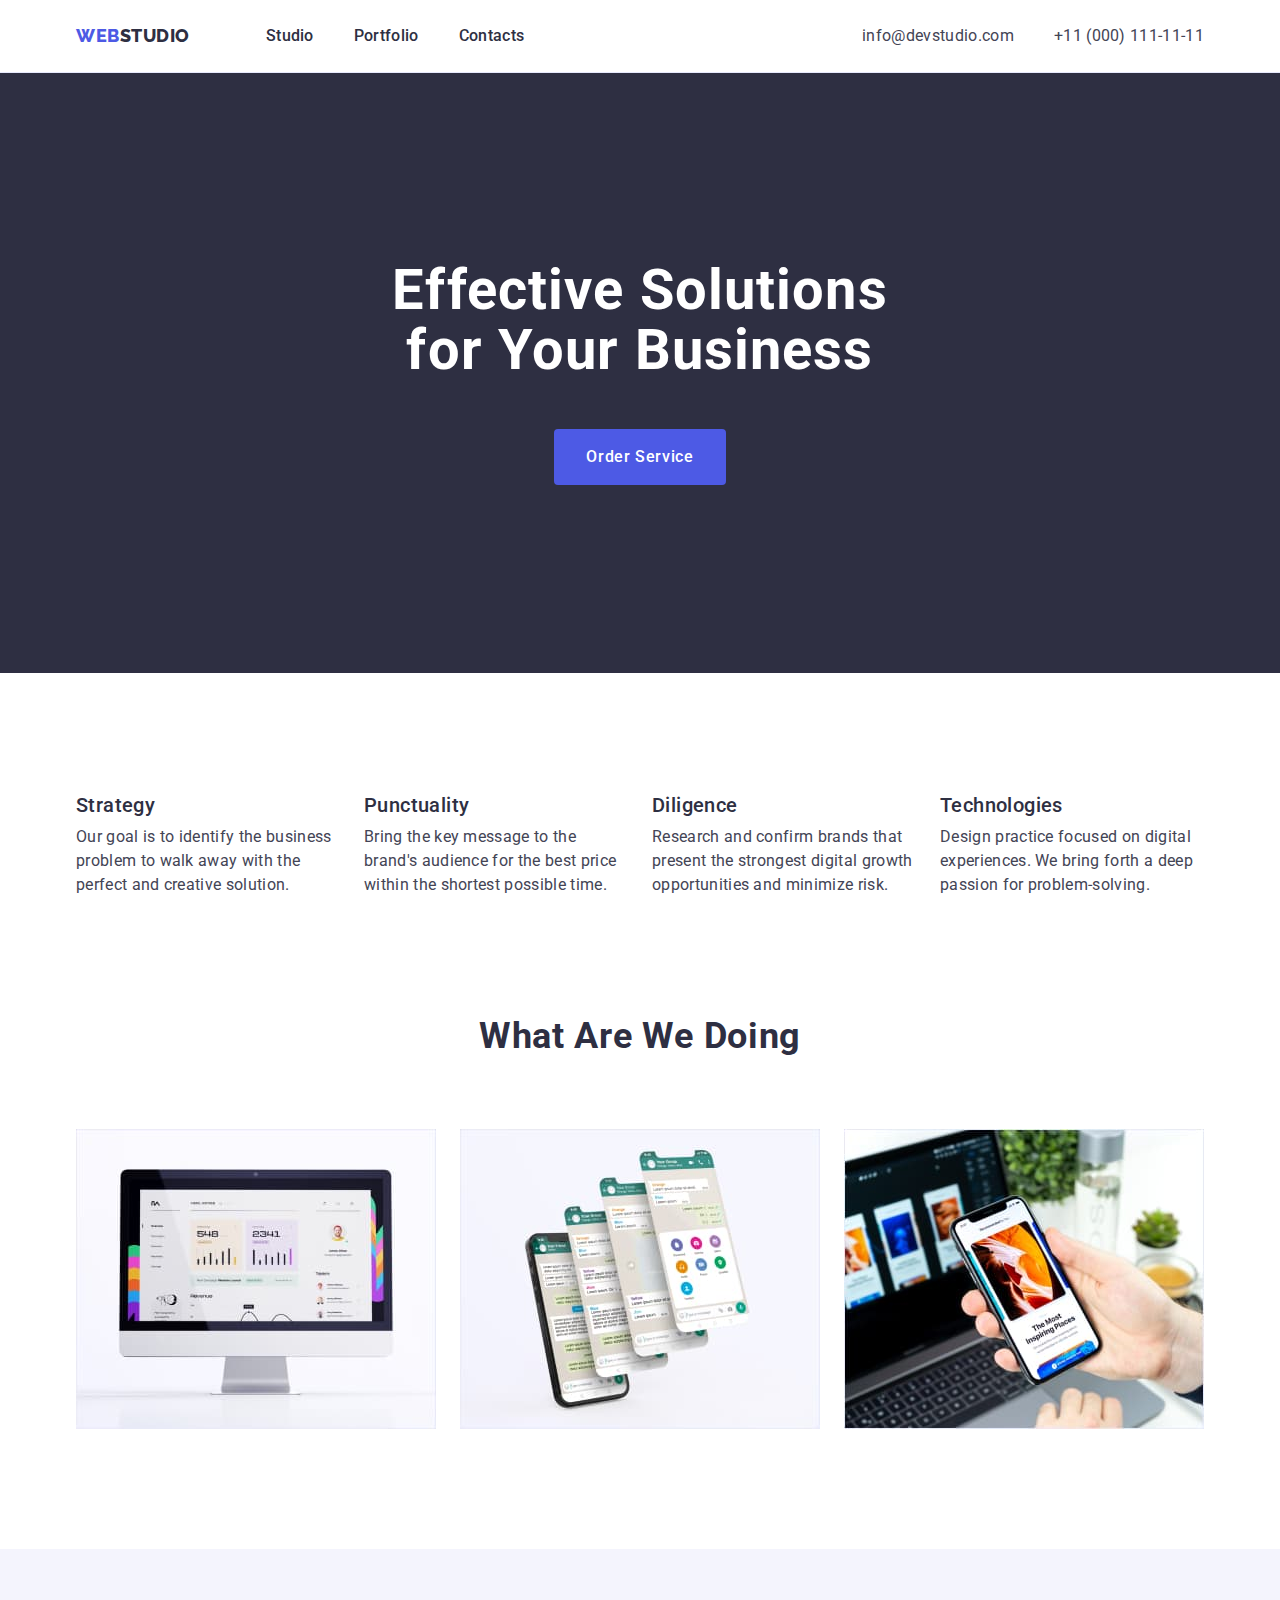
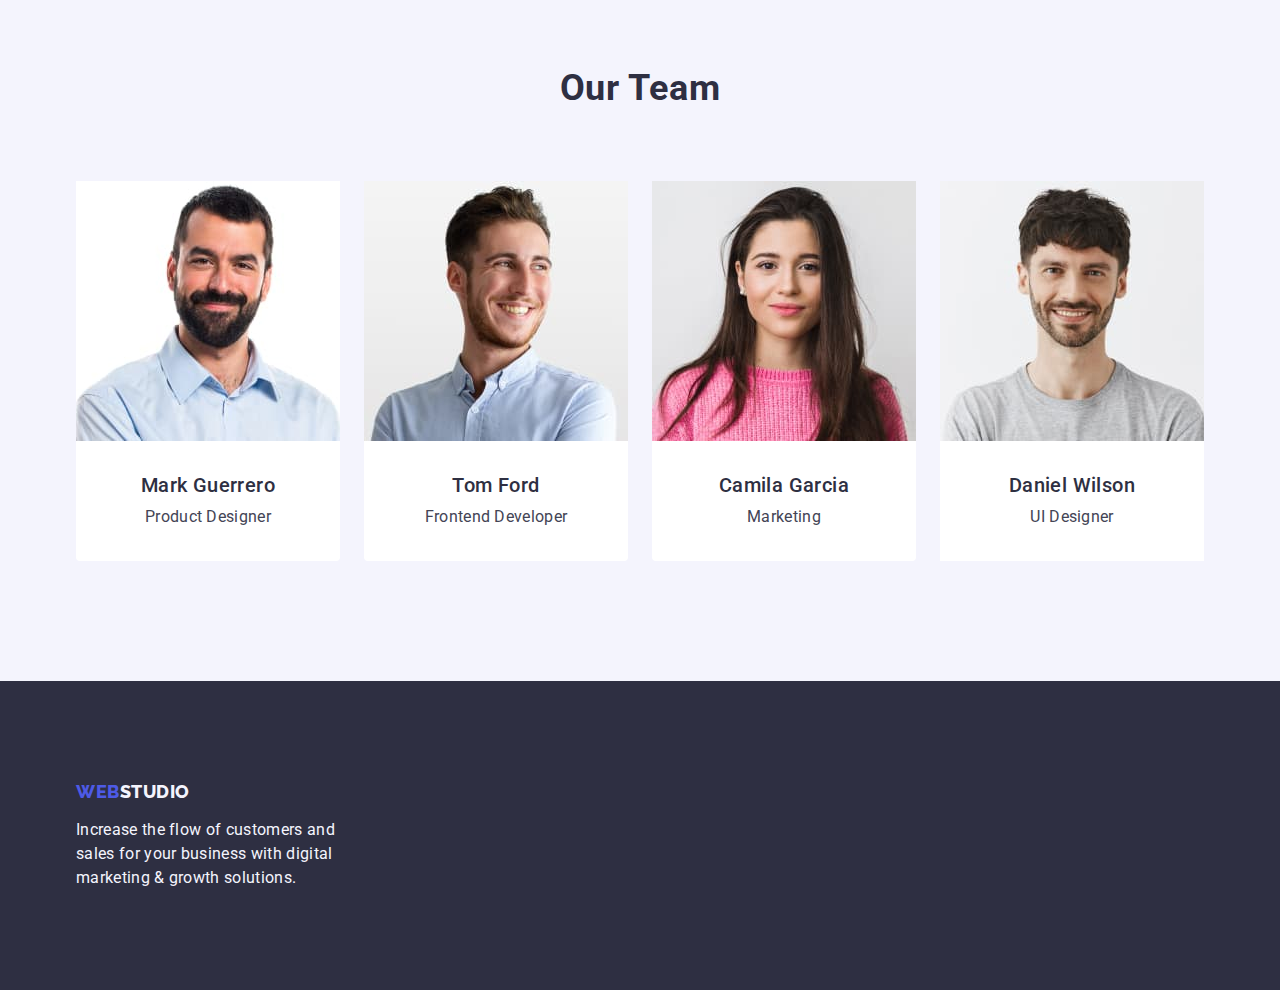
<file: index.html>
<!DOCTYPE html>
<html lang="en">

<head>
    <meta charset="UTF-8">
    <meta http-equiv="X-UA-Compatible" content="IE=edge">
    <meta name="viewport" content="width=device-width, initial-scale=1.0">
    <title>WebStudio</title>
    <link rel="preconnect" href="https://fonts.googleapis.com">
    <link rel="preconnect" href="https://fonts.gstatic.com" crossorigin>
    <link
        href="https://fonts.googleapis.com/css2?family=Raleway:wght@800&family=Roboto:wght@400;500;700;900&display=swap"
        rel="stylesheet">
    <link rel="stylesheet"
        href="https://cdnjs.cloudflare.com/ajax/libs/modern-normalize/1.1.0/modern-normalize.min.css">
    <link rel="stylesheet" href="./css/styles.css">
</head>

<body>

    <!-- HEADER -->

    <header class="header-page">
        <div class="container header-container">
            <nav class="nav-menu">
                <a class="logo link" href="./index.html">Web<span class="logo-light-theme">Studio</span></a>
                <ul class="menu list">
                    <li class="menu-item">
                        <a class="menu-link link" href="./index.html">Studio</a>
                    </li>
                    <li class="menu-item">
                        <a class="menu-link link" href="./portfolio.html">Portfolio</a>
                    </li>
                    <li class="menu-item">
                        <a class="menu-link link" href="">Contacts</a>
                    </li>
                </ul>
            </nav>
            <address class="address">
                <ul class="contact list">
                    <li class="contact-item">
                        <a class="contact-link link" href="mailto:info@devstudio.com">info@devstudio.com</a>
                    </li>
                    <li class="contact-item">
                        <a class="contact-link link" href="tel:+110001111111">+11 (000) 111-11-11</a>
                    </li>
                </ul>
            </address>
        </div>
    </header>

    <!-- MAIN -->

    <main class="main">

        <!-- Section HERO -->

        <section class="hero">
            <div class="container">
                <h1 class="main-title">Effective Solutions for Your Business</h1>
                <button class="modal-button" type="button">Order Service</button>
            </div>
        </section>

        <!-- Section FEATURES -->

        <section class="section features">
            <div class="container features-container">
                <h2 hidden class="section-title">Features</h2>
                <ul class="section-features list">
                    <li class="section-features-item">
                        <h3 class="section-subtitle">Strategy</h3>
                        <p class="section-text">Our goal is to identify the business
                            problem to walk away with the perfect and creative solution.</p>
                    </li>
                    <li class="section-features-item">
                        <h3 class="section-subtitle">Punctuality</h3>
                        <p class="section-text">Bring the key message to the brand's audience for the best price within
                            the
                            shortest possible
                            time.</p>
                    </li>
                    <li class="section-features-item">
                        <h3 class="section-subtitle">Diligence</h3>
                        <p class="section-text">Research and confirm brands that present the strongest digital growth
                            opportunities and minimize
                            risk.</p>
                    </li>
                    <li class="section-features-item">
                        <h3 class="section-subtitle">Technologies</h3>
                        <p class="section-text">Design practice focused on digital experiences. We bring forth a deep
                            passion for
                            problem-solving.</p>
                    </li>
                </ul>
            </div>
        </section>

        <!-- Section SERVICES -->

        <section class="section">
            <div class="container services-container">
                <h2 class="section-title">What are we doing</h2>
                <ul class="section-services list">
                    <li class="section-services-item">
                        <img class="services-image" src="./images/services/all_in_one.jpg" alt="all in one PC"
                            width="360" height="300">
                    </li>
                    <li class="section-services-item">
                        <img class="services-image" src="./images/services/phone.jpg" alt="phone" width="360"
                            height="300">
                    </li>
                    <li class="section-services-item">
                        <img class="services-image" src="./images/services/laptop.jpg" alt="laptop" width="360"
                            height="300">
                    </li>
                </ul>
            </div>
        </section>

        <!-- Section OUR-TEAM -->

        <section class="section team">
            <div class="container team-container">
                <h2 class="section-title">Our Team</h2>
                <ul class="section-team list">
                    <li class="section-team-item">
                        <img class="team-image" src="./images/our_team/mark_guerrero.jpg" alt="mark guerrero"
                            width="264" height="260">
                        <div class="card-content">
                            <h3 class="section-subtitle">Mark Guerrero</h3>
                            <p class="section-text">Product Designer</p>
                        </div>
                    </li>
                    <li class="section-team-item">
                        <img class="team-image" src="./images/our_team/tom_ford.jpg" alt="tom ford" width="264"
                            height="260">
                        <div class="card-content">
                            <h3 class="section-subtitle">Tom Ford</h3>
                            <p class="section-text">Frontend Developer</p>
                        </div>
                    </li>
                    <li class="section-team-item">
                        <img class="team-image" src="./images/our_team/camila_garcia.jpg" alt="camila garcia"
                            width="264" height="260">
                        <div class="card-content">
                            <h3 class="section-subtitle">Camila Garcia</h3>
                            <p class="section-text">Marketing</p>
                        </div>
                    </li>
                    <li class="section-team-item">
                        <img class="team-image" src="./images/our_team/daniel_wilson.jpg" alt="daniel wilson"
                            width="264" height="260">
                        <div class="card-content">
                            <h3 class="section-subtitle">Daniel Wilson</h3>
                            <p class="section-text">UI Designer</p>
                        </div>
                    </li>
                </ul>
            </div>
        </section>

    </main>

    <!-- FOOTER -->

    <footer class="footer">
        <div class="container footer-container">
            <a class="logo link" href="./index.html">Web<span class="logo-dark-theme">Studio</span></a>
            <p class="footer-text">Increase the flow of customers and sales for your business with digital marketing &
                growth solutions.
            </p>
        </div>
    </footer>

</body>

</html>
</file>
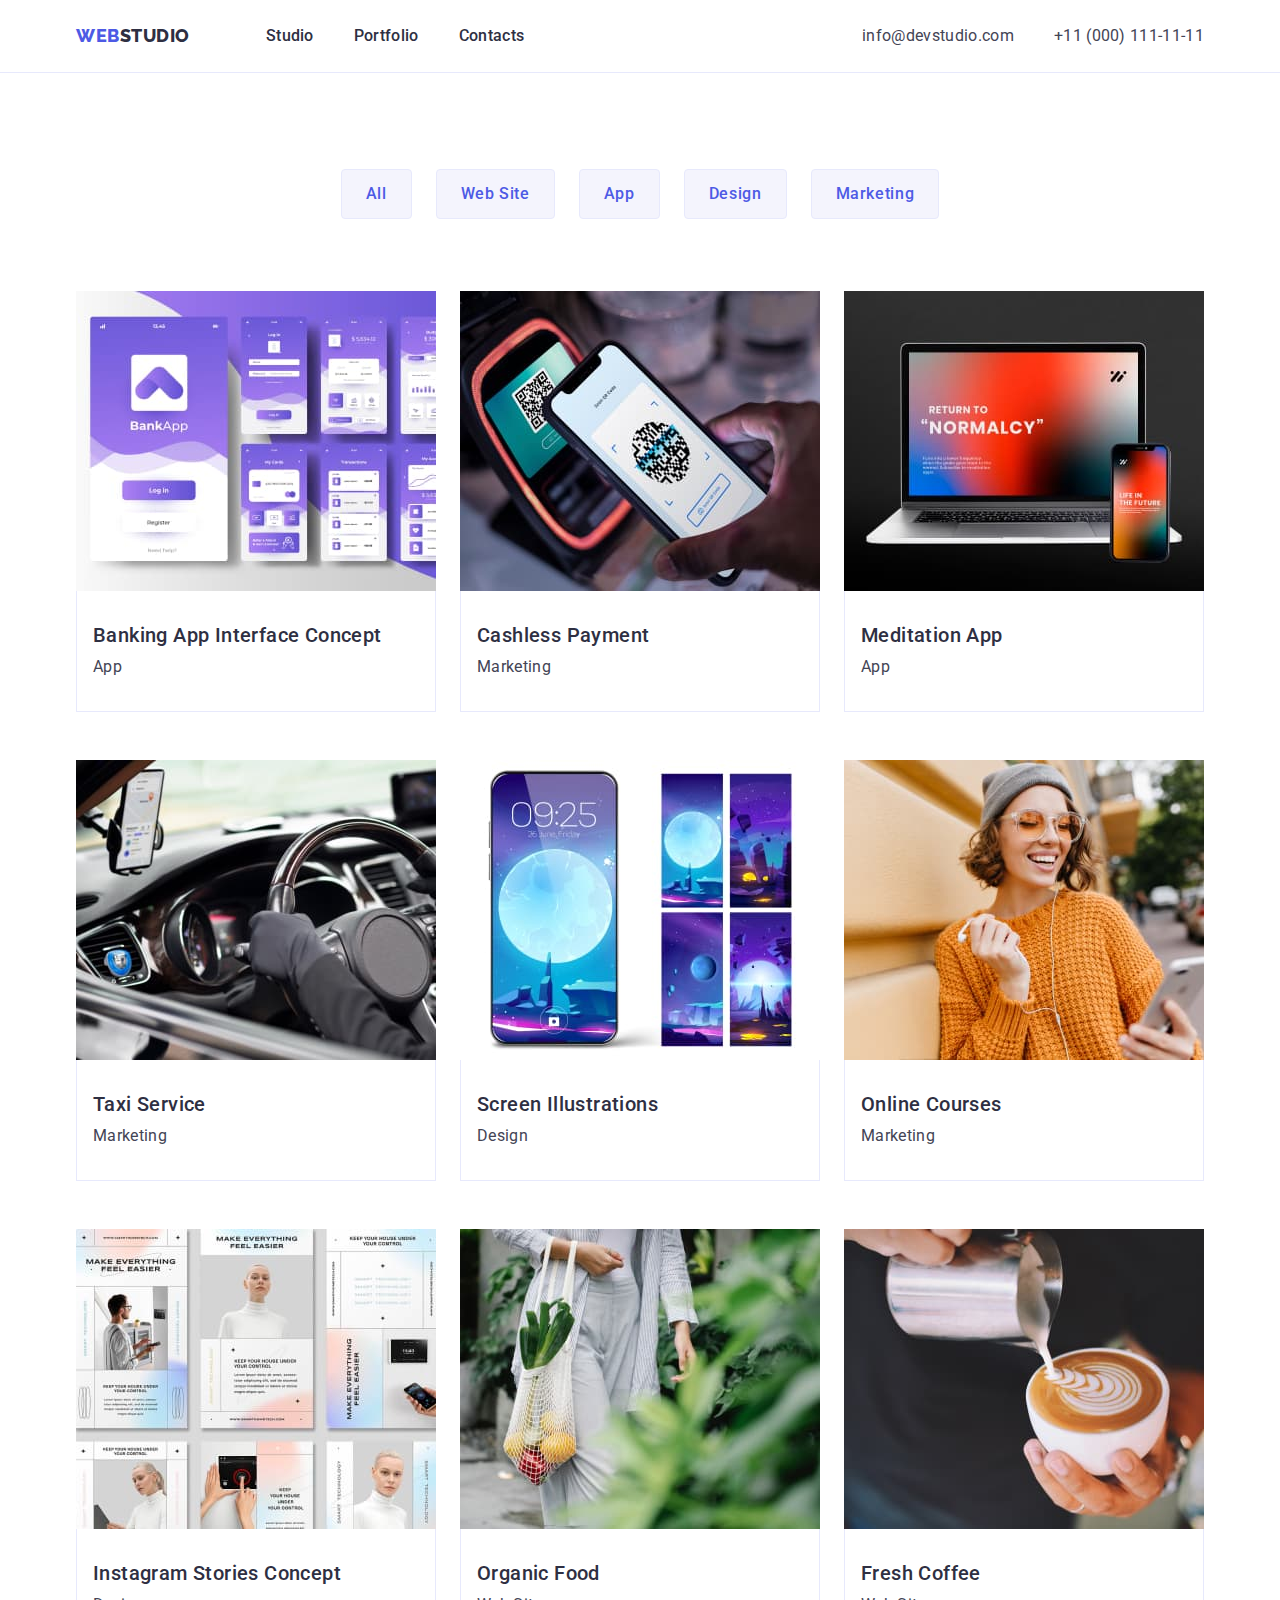
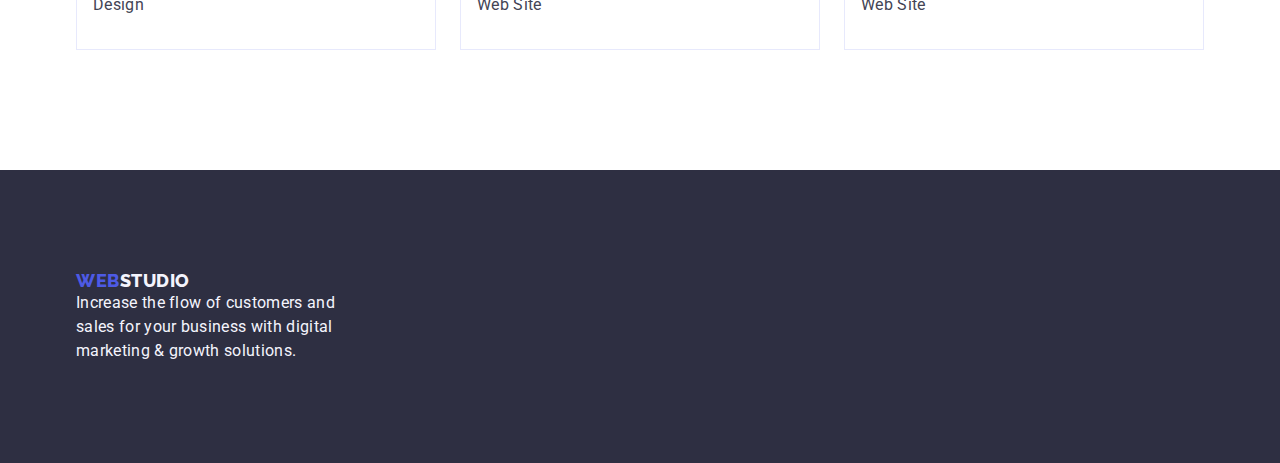
<file: portfolio.html>
<!DOCTYPE html>
<html lang="en">

<head>
    <meta charset="UTF-8">
    <meta http-equiv="X-UA-Compatible" content="IE=edge">
    <meta name="viewport" content="width=device-width, initial-scale=1.0">
    <title>Portfolio</title>
    <link rel="preconnect" href="https://fonts.googleapis.com">
    <link rel="preconnect" href="https://fonts.gstatic.com" crossorigin>
    <link
        href="https://fonts.googleapis.com/css2?family=Raleway:wght@800&family=Roboto:wght@400;500;700;900&display=swap"
        rel="stylesheet">
    <link rel="stylesheet"
        href="https://cdnjs.cloudflare.com/ajax/libs/modern-normalize/1.1.0/modern-normalize.min.css">
    <link rel="stylesheet" href="./css/styles.css">
</head>

<body>

    <!-- HEADER -->

    <header class="header-page">
        <div class="container header-container">
            <nav class="nav-menu">
                <a class="logo link" href="./index.html">Web<span class="logo-light-theme">Studio</span></a>
                <ul class="menu list">
                    <li class="menu-item">
                        <a class="menu-link link" href="./index.html">Studio</a>
                    </li>
                    <li class="menu-item">
                        <a class="menu-link link" href="./portfolio.html">Portfolio</a>
                    </li>
                    <li class="menu-item">
                        <a class="menu-link link" href="">Contacts</a>
                    </li>
                </ul>
            </nav>
            <address class="address">
                <ul class="contact list">
                    <li class="contact-item">
                        <a class="contact-link link" href="mailto:info@devstudio.com">info@devstudio.com</a>
                    </li>
                    <li class="contact-item">
                        <a class="contact-link link" href="tel:+110001111111">+11 (000) 111-11-11</a>
                    </li>
                </ul>
            </address>
        </div>
    </header>

    <!-- MAIN -->

    <main class="main">

        <!-- PORTFOLIO -->

        <section class="portfolio">
            <div class="container">
                <h1 hidden>Portfolio</h1>

                <!-- FILTER -->

                <ul class="filter list">
                    <li class="filter-item">
                        <button class="filter-button" type="button">All</button>
                    </li>
                    <li class="filter-item">
                        <button class="filter-button" type="button">Web Site</button>
                    </li>
                    <li class="filter-item">
                        <button class="filter-button" type="button">App</button>
                    </li>
                    <li class="filter-item">
                        <button class="filter-button" type="button">Design</button>
                    </li>
                    <li class="filter-item">
                        <button class="filter-button" type="button">Marketing</button>
                    </li>
                </ul>

                <!-- COLLECTION -->

                <ul class="collection list">
                    <li class="collection-item">
                        <a class="collection-link link" href="">
                            <img class="collection-image" src="./images/collection/app_one.jpg" alt="banking app"
                                width="360" height="300">
                            <div class="card-info">
                                <h2 class="section-subtitle">Banking App Interface Concept</h2>
                                <p class="section-text">App</p>
                            </div>
                        </a>
                    </li>
                    <li class="collection-item">
                        <a class="collection-link link" href="">
                            <img class="collection-image" src="./images/collection/marketing_one.jpg"
                                alt="cashless payment" width="360" height="300">
                            <div class="card-info">
                                <h2 class="section-subtitle">Cashless Payment</h2>
                                <p class="section-text">Marketing</p>
                            </div>
                        </a>
                    </li>
                    <li class="collection-item">
                        <a class="collection-link link" href="">
                            <img class="collection-image" src="./images/collection/app_two.jpg" alt="meditation app"
                                width="360" height="300">
                            <div class="card-info">
                                <h2 class="section-subtitle">Meditation App</h2>
                                <p class="section-text">App</p>
                            </div>
                        </a>
                    </li>
                    <li class="collection-item">
                        <a class="collection-link link" href="">
                            <img class="collection-image" src="./images/collection/marketing_two.jpg" alt="taxi service"
                                width="360" height="300">
                            <div class="card-info">
                                <h2 class="section-subtitle">Taxi Service</h2>
                                <p class="section-text">Marketing</p>
                            </div>
                        </a>
                    </li>
                    <li class="collection-item">
                        <a class="collection-link link" href="">
                            <img class="collection-image" src="./images/collection/design_one.jpg"
                                alt="screen illustrations" width="360" height="300">
                            <div class="card-info">
                                <h2 class="section-subtitle">Screen Illustrations</h2>
                                <p class="section-text">Design</p>
                            </div>
                        </a>
                    </li>
                    <li class="collection-item">
                        <a class="collection-link link" href="">
                            <img class="collection-image" src="./images/collection/marketing_three.jpg"
                                alt="online courses" width="360" height="300">
                            <div class="card-info">
                                <h2 class="section-subtitle">Online Courses</h2>
                                <p class="section-text">Marketing</p>
                            </div>
                        </a>
                    </li>
                    <li class="collection-item">
                        <a class="collection-link link" href="">
                            <img class="collection-image" src="./images/collection/design_two.jpg"
                                alt="instagram stories" width="360" height="300">
                            <div class="card-info">
                                <h2 class="section-subtitle">Instagram Stories Concept</h2>
                                <p class="section-text">Design</p>
                            </div>
                        </a>
                    </li>
                    <li class="collection-item">
                        <a class="collection-link link" href="">
                            <img class="collection-image" src="./images/collection/website_one.jpg" alt="organic food"
                                width="360" height="300">
                            <div class="card-info">
                                <h2 class="section-subtitle">Organic Food</h2>
                                <p class="section-text">Web Site</p>
                            </div>
                        </a>
                    </li>
                    <li class="collection-item">
                        <a class="collection-link link" href="">
                            <img class="collection-image" src="./images/collection/website_two.jpg" alt="fresh coffee"
                                width="360" height="300">
                            <div class="card-info">
                                <h2 class="section-subtitle">Fresh Coffee</h2>
                                <p class="section-text">Web Site</p>
                            </div>
                        </a>
                    </li>
                </ul>
            </div>
        </section>
    </main>

    <!-- FOOTER -->

    <footer class="footer">
        <div class="container">
            <a class="logo link" href="./index.html">Web<span class="logo-dark-theme">Studio</span></a>
            <p class="footer-text">Increase the flow of customers and sales for your business with digital marketing &
                growth solutions.
            </p>
        </div>
    </footer>

</body>

</html>
</file>
<file: css/styles.css>
/* html {
  box-sizing: border-box;
}

*,
*::before,
*::after {
  box-sizing: inherit;
} */

:root {
  --primary-font: "Roboto", sans-serif;
  --secondary-font: "Raleway", sans-serif;
  --primary-text-color: #434455;
  --secondary-text-color: #2e2f42;
  --primary-bg-color: #ffffff;
  --secondary-bg-color: #2e2f42;
  --primary-accent-color: #404bbf;
  --secondary-accent-color: #ffffff;
}

body {
  font-family: var(--primary-font);
  letter-spacing: 0.02em;
  color: var(--primary-text-color);
  background-color: var(--primary-bg-color);
}
h1,
h2,
h3,
h4,
h5,
h6,
p {
  margin-top: 0;
  margin-bottom: 0;
}

ul,
ol {
  margin-top: 0;
  margin-bottom: 0;
  padding-left: 0;
}

img {
  display: block;
}

.list {
  list-style: none;
}
.link {
  text-decoration: none;
}

.container {
  width: 1158px;
  margin-left: auto;
  margin-right: auto;
  padding-left: 15px;
  padding-right: 15px;
}

/* ======================================================================================================
==============================================    HEADER      ===========================================
====================================================================================================== */

.header-container {
  display: flex;
  align-items: center;
}

.header-page {
  /* padding-top: 24px;
  padding-bottom: 24px; */
  border-bottom: 1px solid #e7e9fc;
}

/* .menu .link {
  padding-top: 24px;
  padding-bottom: 24px;
} */

.menu-link {
  display: inline-block;
  padding-top: 24px;
  padding-bottom: 24px;
}

/* =========================================================
=======================    LOGO    =========================
========================================================= */

.logo {
  margin-right: 76px;

  font-family: var(--secondary-font);
  font-weight: 800;
  font-size: 18px;
  line-height: 1.17;

  letter-spacing: 0.03em;
  text-transform: uppercase;

  color: #4d5ae5;
}

.logo-light-theme {
  color: var(--secondary-text-color);
}
.logo-dark-theme {
  color: #f4f4fd;
}

/* =========================================================
=================    NAVIGATION LIST    ====================
========================================================= */

.nav-menu {
  display: flex;
  align-items: center;
}

.menu {
  display: flex;
  align-items: center;
}

.menu-item:not(:last-child) {
  margin-right: 40px;
}

.menu .link {
  font-weight: 500;
  font-size: 16px;
  line-height: 1.5;

  color: var(--secondary-text-color);
}

.menu .link:hover,
.menu .link:focus {
  color: var(--primary-accent-color);
}

/* =========================================================
====================    CONTACT LIST    ====================
========================================================= */

.address {
  font-style: normal;
  margin-left: auto;
}

.contact {
  display: flex;
  align-items: center;
}

.contact-item:not(:last-child) {
  margin-right: 40px;
}

.contact .link {
  font-size: 16px;
  line-height: 1.5;

  color: var(--primary-text-color);
}

.contact .link:hover,
.contact .link:focus {
  color: var(--primary-accent-color);
}

/* ======================================================================================================
==============================================    HERO      =============================================
====================================================================================================== */

.hero {
  background-color: var(--secondary-bg-color);
  padding-top: 188px;
  padding-bottom: 188px;
}

.main-title {
  display: block;
  max-width: 496px;
  margin-left: auto;
  margin-right: auto;
  padding-bottom: 48px;

  font-weight: 700;
  font-size: 56px;
  line-height: 1.07;

  letter-spacing: 0.02em;
  text-align: center;

  color: #ffffff;
}

.modal-button {
  min-width: 169px;
  display: block;
  margin-left: auto;
  margin-right: auto;
  padding-left: 32px;
  padding-right: 32px;
  padding-top: 16px;
  padding-bottom: 16px;
  border: 0;
  border-radius: 4px;

  font-family: inherit;
  font-weight: 500;
  font-size: 16px;
  line-height: 1.5;

  letter-spacing: 0.04em;

  color: #ffffff;
  background-color: #4d5ae5;
  cursor: pointer;
}
.modal-button:hover,
.modal-button:focus {
  background-color: var(--primary-accent-color);
}

/* .modal-button:active {
  background-color: var(--primary-accent-color);
} */

/* ======================================================================================================
========================================    OTHER SECTION      ==========================================
====================================================================================================== */

.section {
  padding-bottom: 120px;
}
.section.features,
.section.team {
  padding-top: 120px;
}

.services-container .section-title,
.team-container .section-title {
  margin-bottom: 72px;
}

.section-features {
  display: flex;
  align-items: center;
}

.section-features > .section-features-item {
  flex-basis: calc((100% - 72px) / 4);
}
.section-features-item:not(:last-child) {
  margin-right: 24px;
}

.section-services {
  display: flex;
  align-items: center;
}

.section-services-item:not(:last-child) {
  margin-right: 24px;
}

.section-team {
  display: flex;
  align-items: center;
}

.section-team-item:not(:last-child) {
  margin-right: 24px;
  border-radius: 0px 0px 4px 4px;
}

.card-content {
  padding-top: 32px;
  padding-bottom: 32px;
  padding-left: 16px;
  padding-right: 16px;
  text-align: center;
  /* border-radius: 0px 0px 4px 4px; */
}

.section-team .section-subtitle {
  margin-bottom: 8px;
}

.section-features .section-subtitle {
  margin-bottom: 8px;
}

/* =========================================================
====================    TITLE    ===========================
========================================================= */

.section-title {
  font-weight: 700;
  font-size: 36px;
  line-height: 1.11;

  letter-spacing: 0.02em;
  text-align: center;
  text-transform: capitalize;

  color: var(--secondary-text-color);
}

/* =========================================================
====================    SUBTITLE    ========================
========================================================= */

.section-features .section-subtitle,
.section-team .section-subtitle {
  font-weight: 500;
  font-size: 20px;
  line-height: 1.2;

  letter-spacing: 0.02em;
  color: var(--secondary-text-color);
}

.section-team-item {
  background-color: var(--primary-bg-color);
}

/* =========================================================
====================    TEXT    ============================
========================================================= */

.section-features .section-text,
.section-team .section-text {
  font-size: 16px;
  line-height: 1.5;

  /* color: var(--primary-text-color); */
}

.section.team {
  background-color: #f4f4fd;
}

/* ======================================================================================================
========================================    FOOTER      =================================================
====================================================================================================== */

.footer {
  background-color: var(--secondary-bg-color);
  padding-top: 100px;
  padding-bottom: 100px;
}

.footer-container .logo {
  display: inline-block;
  margin-bottom: 16px;
  margin-right: 0;
}

.footer-text {
  display: block;
  max-width: 264px;

  font-size: 16px;
  line-height: 1.5;

  color: #f4f4fd;
}

/* ======================================================================================================
========================================    PORTFOLIO      ==============================================
====================================================================================================== */

/* .portfolio-title {
  font-weight: 700;
  font-size: 56px;
  line-height: 1.07;

  color: #ffffff;
} */

.filter .filter-button {
  font-family: inherit;
  font-weight: 500;
  font-size: 16px;
  line-height: 1.5;

  letter-spacing: 0.04em;

  color: #4d5ae5;
  background-color: #f4f4fd;
  cursor: pointer;
}

.filter .filter-button:hover,
.filter .filter-button:focus {
  color: var(--secondary-accent-color);
  background-color: var(--primary-accent-color);
}

.collection .section-subtitle {
  font-weight: 500;
  font-size: 20px;
  line-height: 1.2;

  letter-spacing: 0.02em;
  color: var(--secondary-text-color);
}

.collection .section-text {
  font-size: 16px;
  line-height: 1.5;

  color: var(--primary-text-color);
}

/* FLEX */

.portfolio {
  padding-top: 96px;
  padding-bottom: 120px;
}

.filter {
  display: flex;
  justify-content: center;
  margin-bottom: 72px;
}

/* .filter-item {
  margin-bottom: 72px;
} */

.filter-item:not(:last-child) {
  margin-right: 24px;
}

.filter-button {
  padding-left: 24px;
  padding-right: 24px;
  padding-top: 12px;
  padding-bottom: 12px;
  border: 1px solid #e7e9fc;
  border-radius: 4px;
}

.filter-button:hover,
.filter-button:focus {
  border: 1px solid transparent;
}

.collection {
  display: flex;
  flex-wrap: wrap;
}
.collection-item:not(:nth-child(3n)) {
  margin-right: 24px;
}

.collection-item:not(:nth-last-child(-n + 3)) {
  margin-bottom: 48px;
}

/* .collection > .collection-item {
  flex-basis: calc((100% - 48px) / 3);
} */

/* .collection-item {
  border-bottom: 1px solid #e7e9fc;
} */

.card-info {
  padding-top: 32px;
  padding-bottom: 32px;
  padding-left: 16px;
  padding-right: 16px;
  border: 1px solid #e7e9fc;
  border-top: 0;
}

.collection .section-subtitle {
  margin-bottom: 8px;
}
</file>
